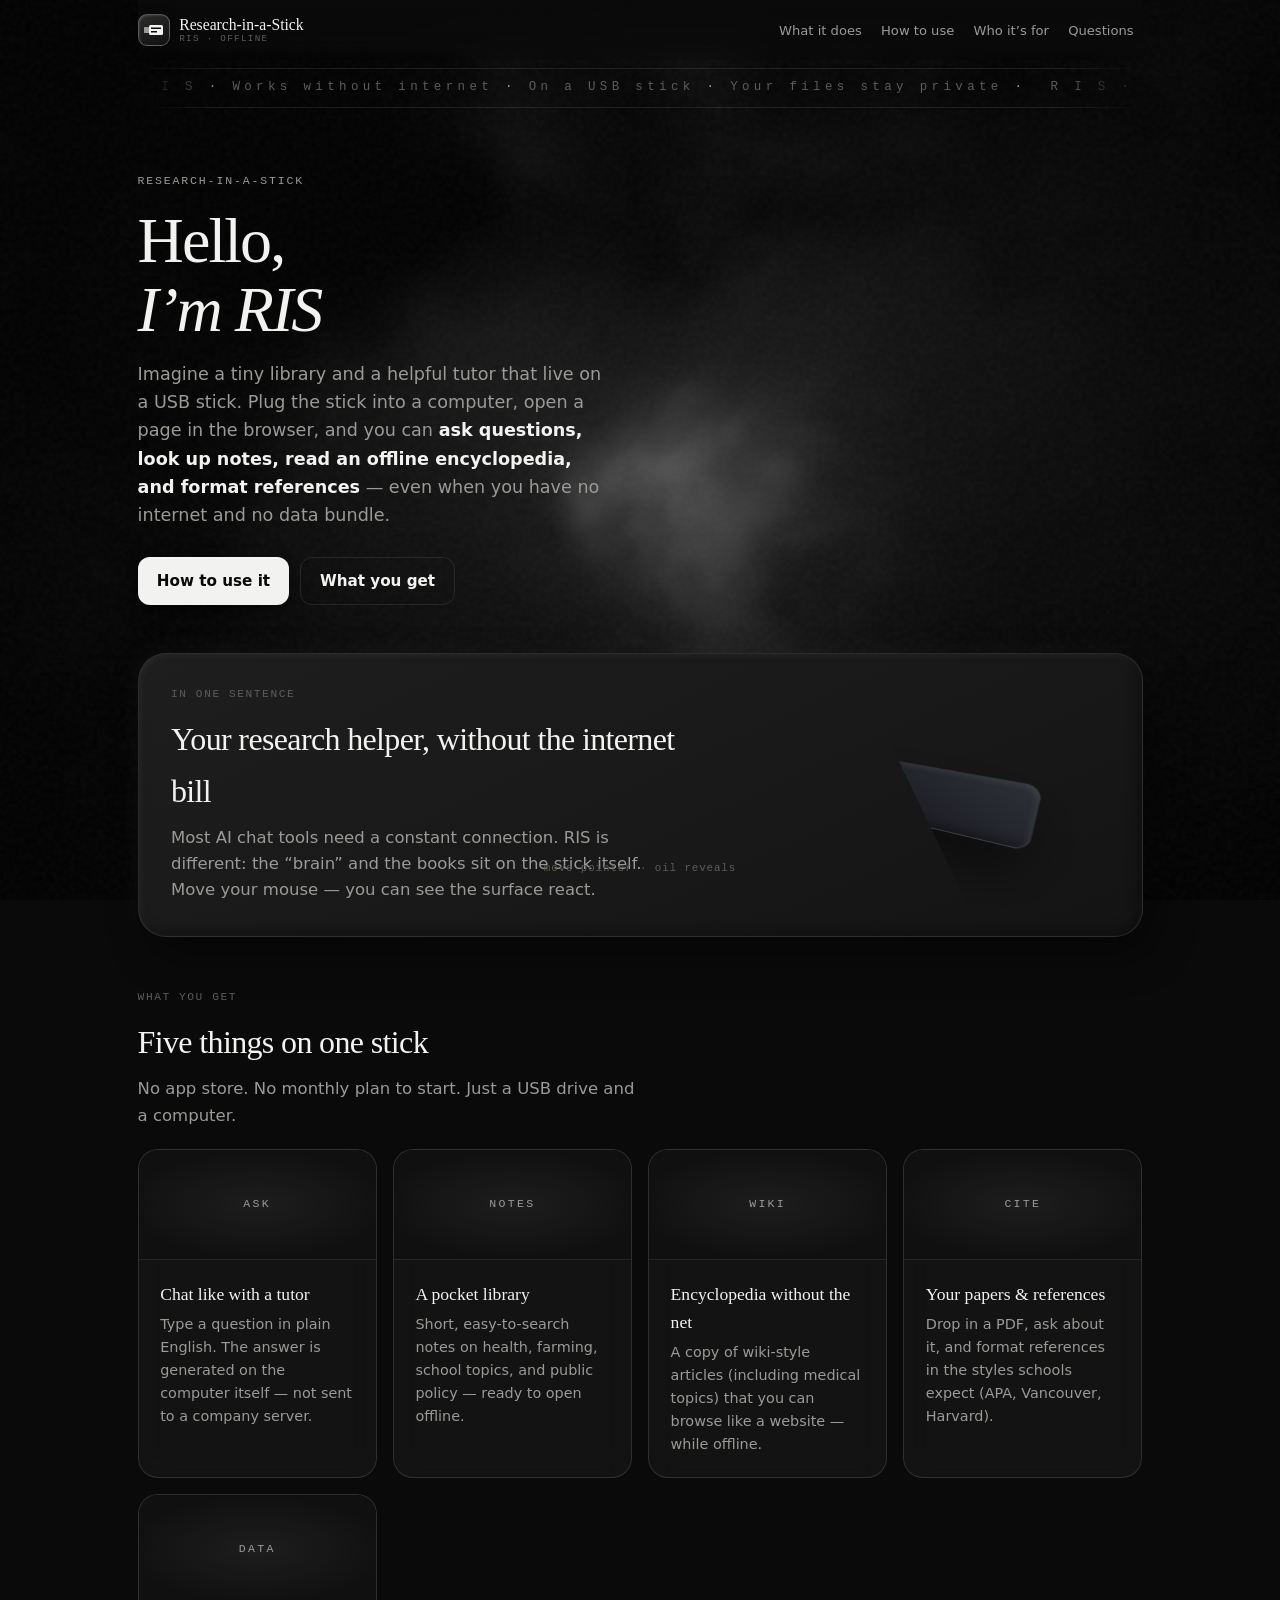
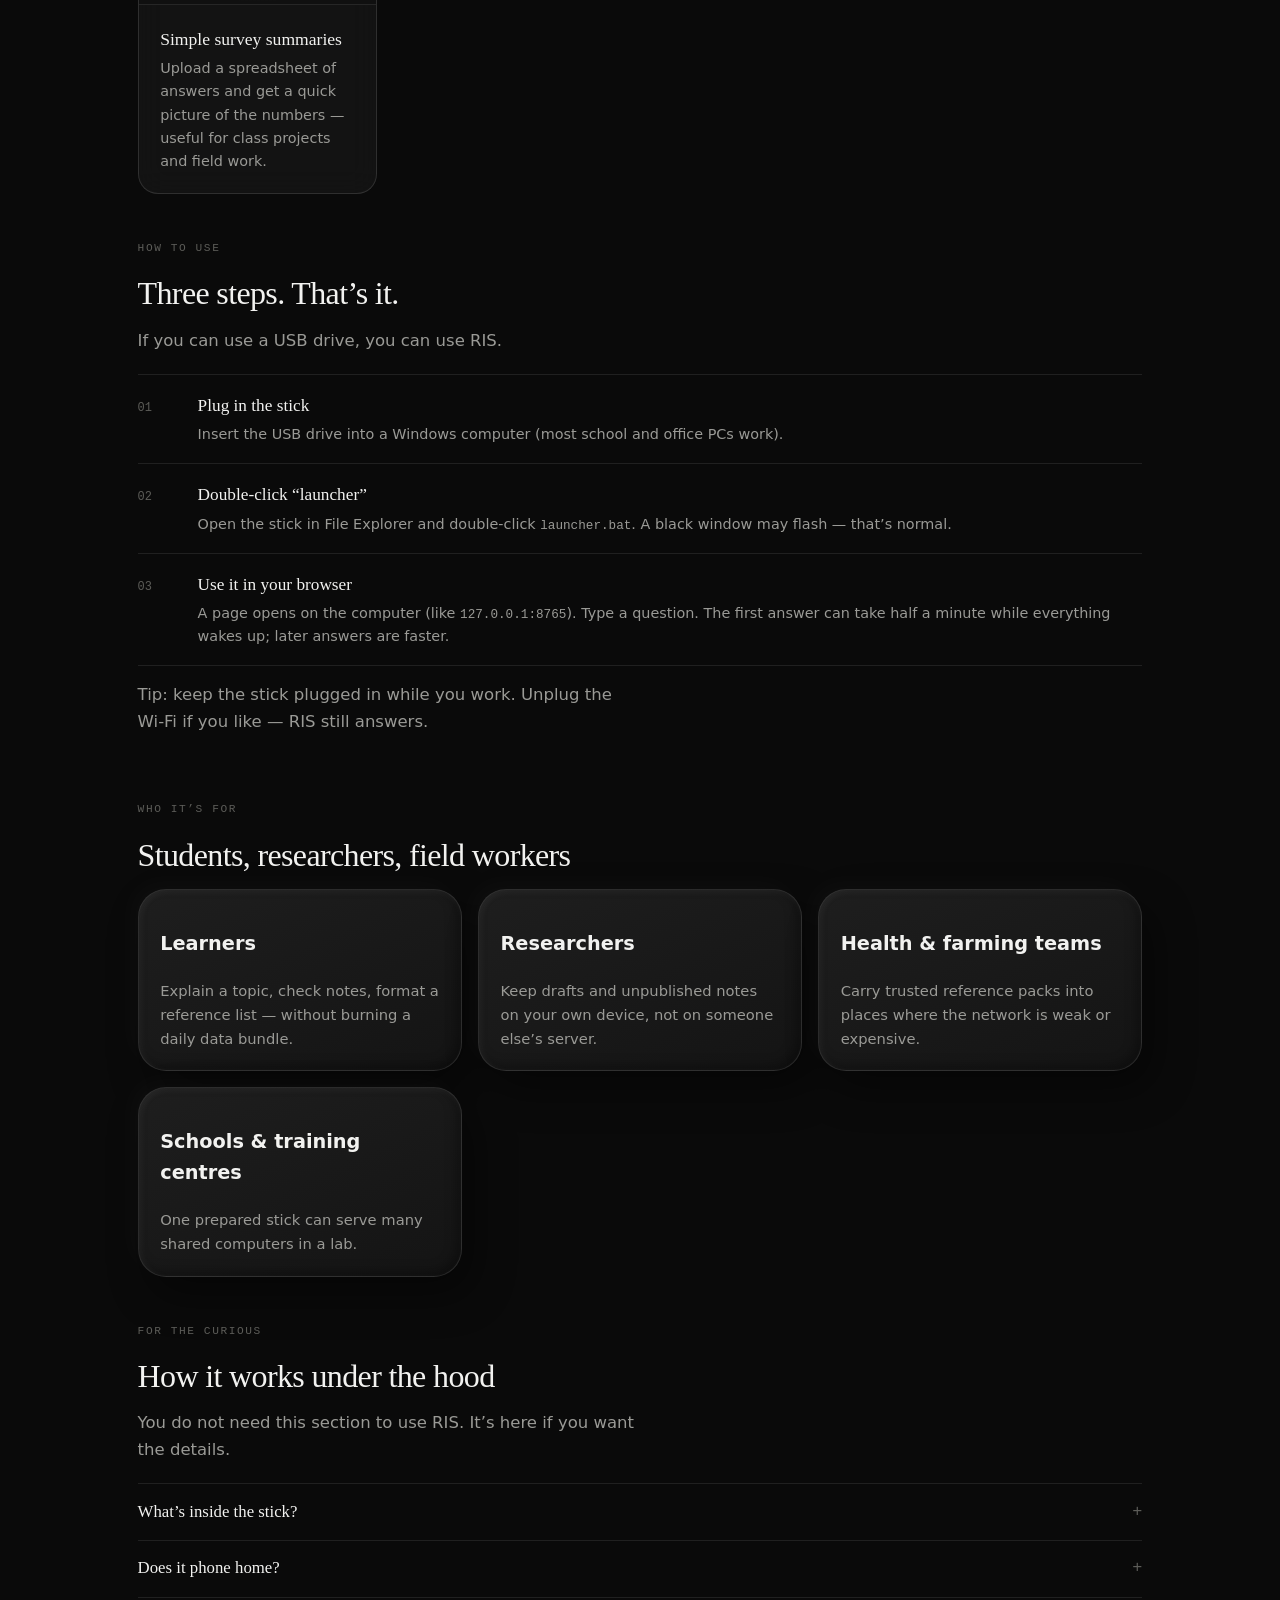
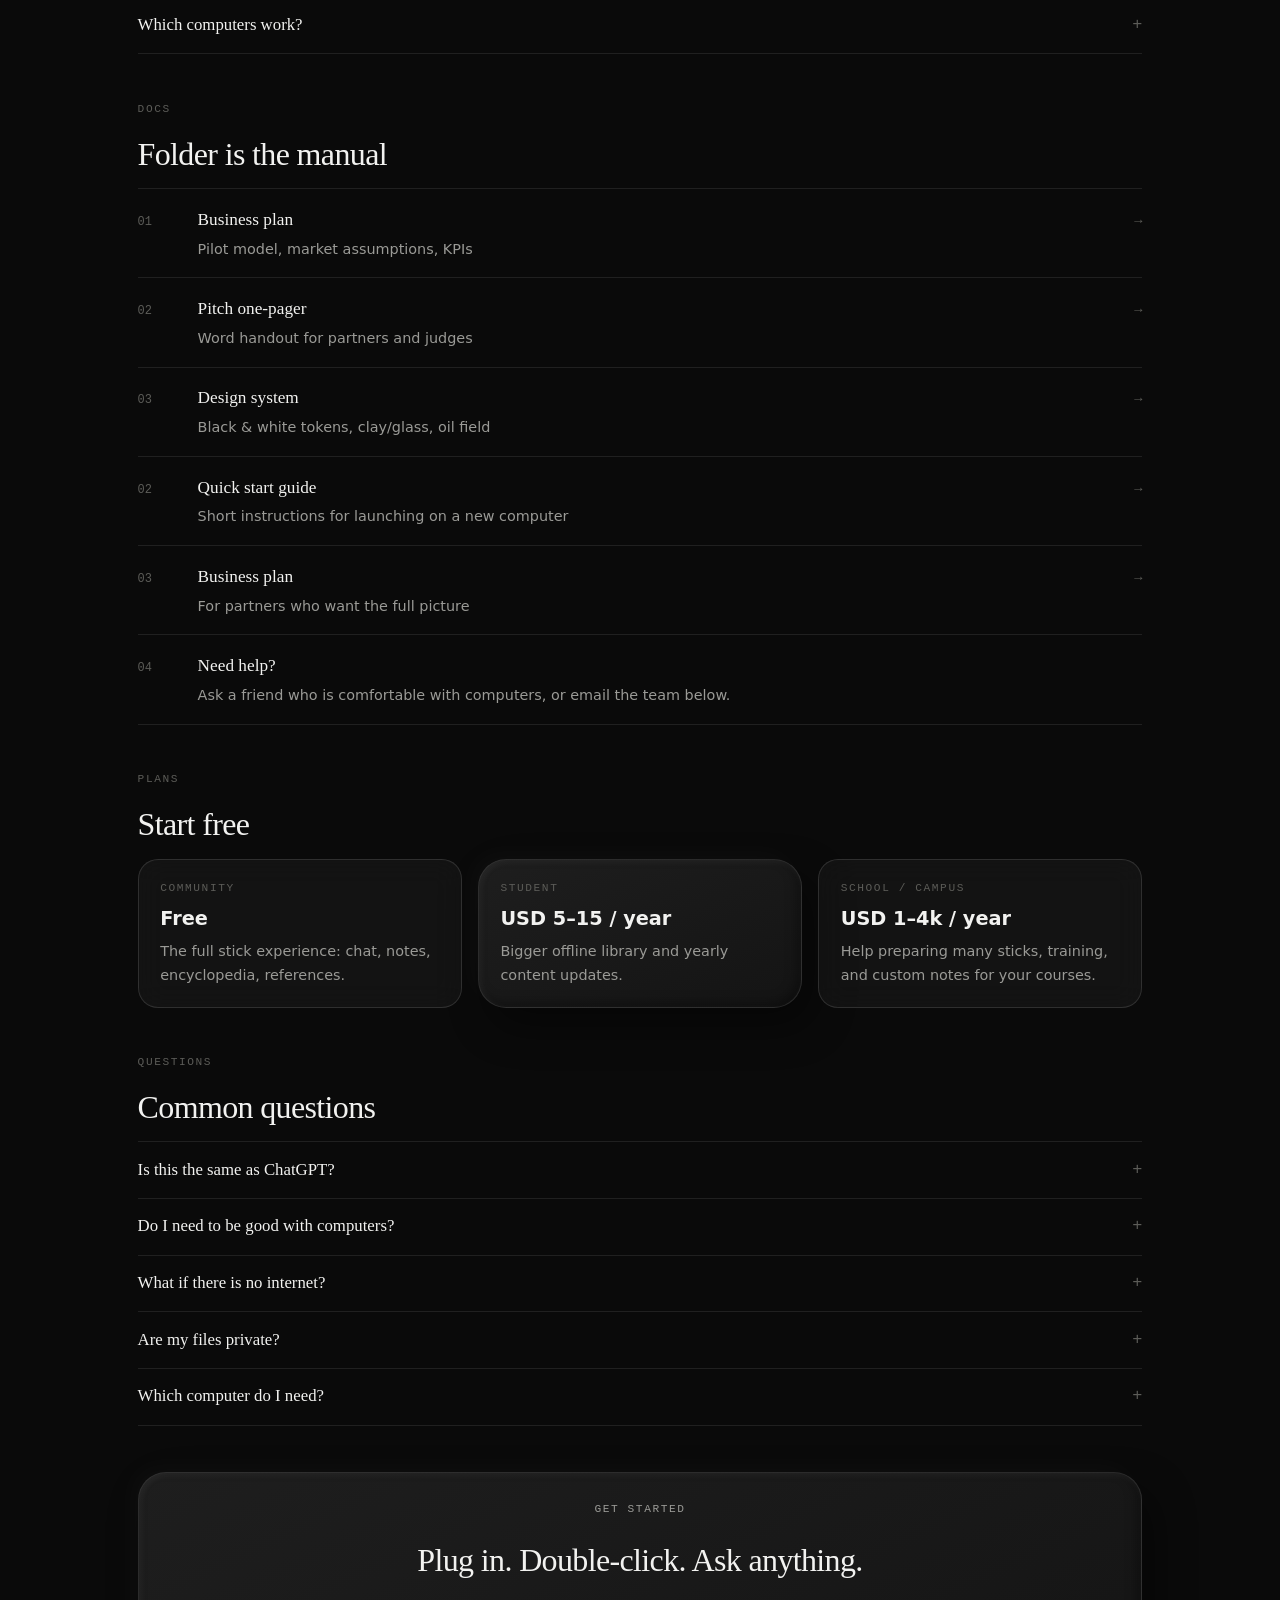
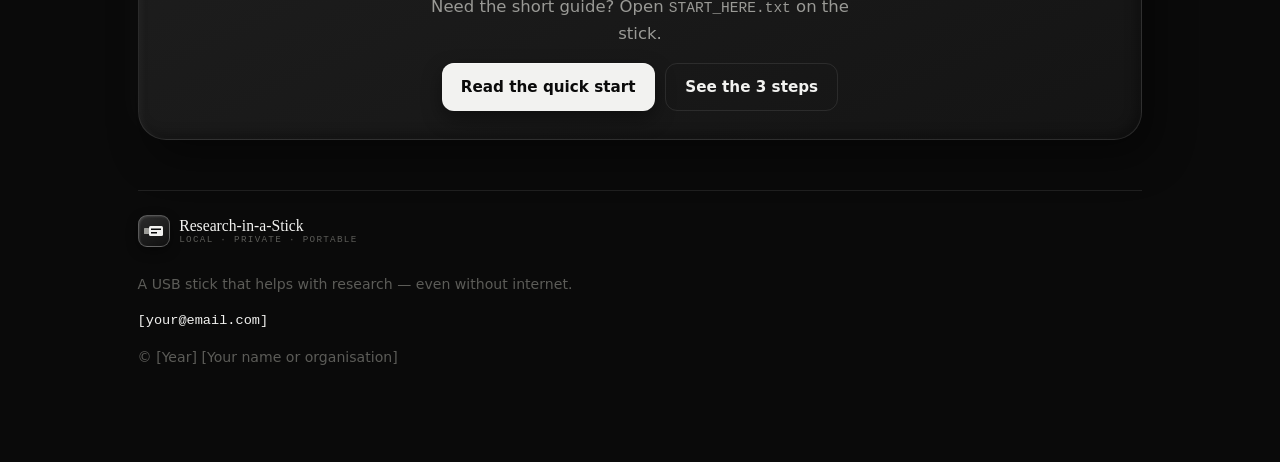
<file: site/index.html>
<!DOCTYPE html>
<html lang="en">
<head>
<meta charset="utf-8" />
<meta name="viewport" content="width=device-width, initial-scale=1, viewport-fit=cover" />
<title>Research-in-a-Stick — Offline AI research</title>
<meta name="description" content="Local model, knowledge packs, offline wiki, citations, and data tools on one USB stick." />
<meta name="theme-color" content="#0a0a0a" />
<link rel="icon" href="data:image/svg+xml,%3Csvg xmlns='http://www.w3.org/2000/svg' viewBox='0 0 32 32'%3E%3Crect width='32' height='32' rx='8' fill='%230a0a0a'/%3E%3Crect x='6' y='10' width='16' height='12' rx='2' fill='%23f2f2f0'/%3E%3Crect x='2' y='13' width='5' height='6' fill='%239a9a96'/%3E%3Crect x='8' y='13' width='12' height='2' fill='%230a0a0a'/%3E%3Crect x='8' y='17' width='8' height='2' fill='%230a0a0a'/%3E%3C/svg%3E" />
<style>
  :root {
    --bg: #0a0a0a;
    --ink: #f2f2f0;
    --muted: #9a9a96;
    --dim: #5c5c58;
    --line: rgba(255,255,255,0.09);
    --glass: rgba(255,255,255,0.04);
    --glass-edge: rgba(255,255,255,0.12);
    --clay: #141414;
    --clay-hi: #1e1e1e;
    --mono: "Cascadia Code", Consolas, ui-monospace, monospace;
    --serif: Georgia, "Times New Roman", serif;
    --sans: "Segoe UI", system-ui, -apple-system, sans-serif;
    --max: 1040px;
    --safe: env(safe-area-inset-bottom, 0px);
  }
  * { box-sizing: border-box; }
  html { scroll-behavior: smooth; }
  body {
    margin: 0; background: var(--bg); color: var(--ink);
    font-family: var(--sans); font-size: 16.5px; line-height: 1.6;
    overflow-x: hidden;
  }
  a { color: var(--ink); text-underline-offset: 3px; }
  a:hover { color: #fff; }
  :focus-visible { outline: 2px solid var(--ink); outline-offset: 3px; }
  code { font-family: var(--mono); font-size: 0.88em; }

  #oil { position: fixed; inset: 0; width: 100%; height: 100%; z-index: 0; pointer-events: none; }
  #veil {
    position: fixed; inset: 0; z-index: 0; pointer-events: none;
    background: radial-gradient(ellipse 100% 75% at 50% 35%, transparent 18%, rgba(0,0,0,0.62) 100%);
  }
  #grain {
    position: fixed; inset: 0; z-index: 0; pointer-events: none; opacity: 0.04;
    background-image: url("data:image/svg+xml,%3Csvg viewBox='0 0 180 180' xmlns='http://www.w3.org/2000/svg'%3E%3Cfilter id='n'%3E%3CfeTurbulence type='fractalNoise' baseFrequency='0.9' numOctaves='3' stitchTiles='stitch'/%3E%3C/filter%3E%3Crect width='100%25' height='100%25' filter='url(%23n)'/%3E%3C/svg%3E");
  }
  #hint-oil {
    position: fixed; bottom: 0.75rem; left: 50%; transform: translateX(-50%);
    z-index: 6; pointer-events: none; font-family: var(--mono);
    font-size: 0.68rem; letter-spacing: 0.08em; color: var(--dim);
  }

  .wrap { position: relative; z-index: 2; max-width: var(--max); margin: 0 auto; padding: 0 1.1rem calc(5rem + var(--safe)); }

  /* Nav */
  .nav {
    position: sticky; top: 0; z-index: 50;
    display: flex; flex-wrap: wrap; align-items: center; justify-content: space-between;
    gap: 0.5rem 1rem; padding: 0.75rem 0;
    background: linear-gradient(180deg, rgba(10,10,10,0.96), rgba(10,10,10,0.8) 75%, transparent);
    backdrop-filter: blur(12px); -webkit-backdrop-filter: blur(12px);
  }
  .brand { display: inline-flex; align-items: center; gap: 0.6rem; text-decoration: none; color: var(--ink); }
  .brand-mark {
    width: 32px; height: 32px; border-radius: 9px; flex-shrink: 0;
    display: grid; place-items: center;
    background: linear-gradient(155deg, #2c2c2c, #101010);
    border: 1px solid rgba(255,255,255,0.28);
    box-shadow: inset 1px 1px 2px rgba(255,255,255,0.12), 0 4px 12px rgba(0,0,0,0.4);
  }
  .brand-text { display: flex; flex-direction: column; line-height: 1.15; }
  .brand-name { font-family: var(--serif); font-size: 0.98rem; }
  .brand-tag { font-family: var(--mono); font-size: 0.58rem; letter-spacing: 0.14em; text-transform: uppercase; color: var(--dim); }
  .nav-links { display: flex; flex-wrap: wrap; gap: 0.1rem; }
  .nav-links a {
    font-size: 0.82rem; color: var(--muted); text-decoration: none;
    padding: 0.4rem 0.55rem; border-radius: 8px; min-height: 36px;
    display: inline-flex; align-items: center;
  }
  .nav-links a:hover { color: var(--ink); background: rgba(255,255,255,0.06); }

  /* Marquee (MiMo-style ticker) */
  .marquee {
    overflow: hidden; border-block: 1px solid var(--line);
    margin: 0.5rem 0 0; padding: 0.55rem 0;
    mask-image: linear-gradient(90deg, transparent, #000 8%, #000 92%, transparent);
    -webkit-mask-image: linear-gradient(90deg, transparent, #000 8%, #000 92%, transparent);
  }
  .marquee-track {
    display: flex; width: max-content;
    animation: marquee 28s linear infinite;
  }
  .marquee span {
    font-family: var(--mono); font-size: 0.78rem; letter-spacing: 0.35em;
    color: var(--dim); padding-right: 1.5rem; white-space: nowrap;
  }
  .marquee span b { color: var(--muted); font-weight: 400; }
  @keyframes marquee { to { transform: translateX(-50%); } }

  /* Hero */
  .hero { padding: clamp(2.25rem, 6vw, 4rem) 0 1.5rem; }
  .hero-kicker {
    font-family: var(--mono); font-size: 0.72rem; letter-spacing: 0.16em;
    text-transform: uppercase; color: var(--muted); margin: 0 0 1rem;
  }
  h1 {
    font-family: var(--serif); font-weight: 400;
    font-size: clamp(2.4rem, 7vw, 4rem); line-height: 1.08;
    letter-spacing: -0.03em; margin: 0 0 1rem;
  }
  h1 .it { font-style: italic; }
  .hero-lede {
    font-size: 1.1rem; color: var(--muted); max-width: 42ch; margin: 0 0 1.75rem;
  }
  .hero-actions { display: flex; flex-wrap: wrap; gap: 0.65rem; align-items: center; }

  .btn {
    display: inline-flex; align-items: center; justify-content: center;
    min-height: 48px; padding: 0.65rem 1.2rem; text-decoration: none;
    font-size: 0.95rem; font-weight: 600; border-radius: 12px; border: 0; cursor: pointer;
    color: #0a0a0a; background: var(--ink);
    box-shadow: inset 0 1px 0 rgba(255,255,255,0.35), 0 8px 20px rgba(0,0,0,0.4);
  }
  .btn:hover { filter: brightness(0.92); }
  .btn.ghost { color: var(--ink); background: transparent; border: 1px solid var(--line); box-shadow: none; }
  .btn.ghost:hover { border-color: rgba(255,255,255,0.35); }

  /* Scene */
  .scene { perspective: 1100px; margin: 1.5rem 0 0.5rem; }
  .world { transform-style: preserve-3d; will-change: transform; transition: transform 0.15s ease-out; }
  .card3d { transform-style: preserve-3d; }

  .clay {
    background: linear-gradient(155deg, var(--clay-hi), var(--clay));
    border: 1px solid var(--line); border-radius: 28px;
    box-shadow:
      12px 18px 40px rgba(0,0,0,0.42),
      -8px -8px 24px rgba(255,255,255,0.025),
      inset 2px 2px 7px rgba(255,255,255,0.055),
      inset -4px -4px 12px rgba(0,0,0,0.35);
  }
  .glass {
    background: var(--glass); backdrop-filter: blur(14px); -webkit-backdrop-filter: blur(14px);
    border: 1px solid var(--glass-edge); border-radius: 20px;
  }
  .pad { padding: 1.25rem 1.35rem; }

  .usb-stage {
    min-height: 200px; display: grid; place-items: center;
    transform-style: preserve-3d; perspective: 800px;
  }
  .usb {
    width: min(220px, 72vw); height: 62px; position: relative;
    transform-style: preserve-3d;
    transform: rotateX(-16deg) rotateY(-30deg) rotateZ(4deg);
    filter: drop-shadow(0 28px 30px rgba(0,0,0,0.55));
  }
  .usb-face {
    position: absolute; inset: 0; border-radius: 14px;
    background: linear-gradient(155deg, #2e3038, #14151a);
    border: 1px solid rgba(255,255,255,0.08);
    box-shadow: inset 2px 2px 6px rgba(255,255,255,0.1), inset -3px -3px 10px rgba(0,0,0,0.45);
  }
  .usb-face.f { transform: translateZ(16px); display: grid; place-items: center;
    font-family: var(--mono); letter-spacing: 0.32em; font-size: 0.78rem; color: var(--ink); }
  .usb-face.bk { transform: translateZ(-16px) rotateY(180deg); }
  .usb-face.tp { height: 32px; top: 0; transform: rotateX(90deg) translateZ(16px); background: #2a2c32; border-radius: 8px; }
  .usb-face.bt { height: 32px; bottom: 0; top: auto; transform: rotateX(-90deg) translateZ(16px); background: #0e0f12; border-radius: 8px; }
  .usb-face.lf { width: 32px; transform: rotateY(-90deg) translateZ(16px); background: #1c1d24; }
  .usb-face.rt { width: 32px; left: auto; right: 0; transform: rotateY(90deg) translateZ(min(110px, 35vw)); background: #22242c; }
  .usb-tongue { position: absolute; left: -42px; top: 15px; width: 46px; height: 32px;
    background: linear-gradient(90deg, #8a9098, #c5c9ce 42%, #6a7078); border-radius: 4px 0 0 4px; }
  .usb-tongue i { position: absolute; top: 5px; width: 5px; height: 22px; background: #1a1c20; }
  .usb-tongue i:nth-child(1){left:8px}
  .usb-tongue i:nth-child(2){left:18px;height:14px;top:9px}
  .usb-tongue i:nth-child(3){left:28px}

  .hero-split {
    display: grid; gap: 1.5rem; grid-template-columns: 1.15fr 0.85fr;
    align-items: center; padding: clamp(1.25rem, 3vw, 2rem);
  }
  @media (max-width: 800px) { .hero-split { grid-template-columns: 1fr; } }

  /* Section chrome */
  section { padding: 2.75rem 0 0.15rem; }
  .sec-label {
    font-family: var(--mono); font-size: 0.7rem; letter-spacing: 0.14em;
    text-transform: uppercase; color: var(--dim); margin: 0 0 0.65rem;
  }
  h2 {
    font-family: var(--serif); font-weight: 400;
    font-size: clamp(1.5rem, 3vw, 2rem); margin: 0 0 0.5rem; letter-spacing: -0.02em;
  }
  .sec-note { color: var(--muted); max-width: 48ch; margin: 0 0 1.25rem; }

  /* Numbered rows (papers / posts / roles) */
  .rows { border-top: 1px solid var(--line); }
  .row-item {
    display: grid; grid-template-columns: 2.75rem 1fr auto; gap: 0.75rem 1rem;
    align-items: baseline; padding: 1.05rem 0; border-bottom: 1px solid var(--line);
    text-decoration: none; color: inherit;
  }
  .row-item:hover { color: var(--ink); }
  .row-item:hover .row-go { color: var(--ink); transform: translateX(3px); }
  .row-num { font-family: var(--mono); font-size: 0.75rem; color: var(--dim); }
  .row-body strong { font-family: var(--serif); font-weight: 400; font-size: 1.08rem; display: block; }
  .row-body p { margin: 0.25rem 0 0; color: var(--muted); font-size: 0.9rem; }
  .row-go { font-family: var(--mono); font-size: 0.85rem; color: var(--dim); transition: transform .15s ease, color .15s ease; }

  /* Feature grid — product strip */
  .products { display: grid; gap: 1rem; grid-template-columns: repeat(auto-fit, minmax(220px, 1fr)); }
  .product { overflow: hidden; }
  .product-visual {
    height: 110px; display: grid; place-items: center;
    border-bottom: 1px solid var(--line);
    background:
      radial-gradient(ellipse 80% 70% at 50% 50%, rgba(255,255,255,0.06), transparent 70%),
      #101010;
  }
  .product-visual .glyph {
    font-family: var(--mono); font-size: 0.72rem; letter-spacing: 0.2em; color: var(--muted);
  }
  .product h3 { font-family: var(--serif); font-weight: 400; font-size: 1.1rem; margin: 0 0 0.3rem; }
  .product p { margin: 0; color: var(--muted); font-size: 0.9rem; }

  /* Build steps */
  .build { display: grid; gap: 0.85rem; grid-template-columns: repeat(auto-fit, minmax(240px, 1fr)); }
  .build a {
    display: block; text-decoration: none; color: inherit; padding: 1.2rem 1.25rem;
  }
  .build a:hover { border-color: rgba(255,255,255,0.28); }
  .build .n { font-family: var(--mono); font-size: 0.72rem; color: var(--dim); letter-spacing: 0.08em; }
  .build h3 { font-family: var(--serif); font-weight: 400; font-size: 1.15rem; margin: 0.4rem 0 0.35rem; }
  .build p { margin: 0; color: var(--muted); font-size: 0.9rem; }
  .build .go { margin-top: 0.75rem; font-family: var(--mono); font-size: 0.8rem; color: var(--ink); }

  .term { font-family: var(--mono); font-size: 0.8rem; line-height: 1.65; color: var(--muted); }
  .term .c { color: var(--ink); }
  .term .m { color: var(--dim); }
  .term .g { color: #b0b0a8; }

  table { width: 100%; border-collapse: collapse; font-size: 0.93rem; }
  th, td { text-align: left; padding: 0.55rem 0.45rem; border-bottom: 1px solid var(--line); vertical-align: top; }
  th { font-family: var(--mono); font-size: 0.68rem; letter-spacing: 0.07em; text-transform: uppercase; color: var(--dim); font-weight: 500; }
  .table-wrap { overflow-x: auto; }

  .g2 { display: grid; gap: 1rem; grid-template-columns: repeat(auto-fit, minmax(250px, 1fr)); }
  .g3 { display: grid; gap: 1rem; grid-template-columns: repeat(auto-fit, minmax(200px, 1fr)); }
  .g4 { display: grid; gap: 0.9rem; grid-template-columns: repeat(auto-fit, minmax(165px, 1fr)); }

  .avatar {
    width: 50px; height: 50px; border-radius: 50%; margin-bottom: 0.65rem;
    background: #1a1a1a; border: 1px solid rgba(255,255,255,0.25);
    display: grid; place-items: center; font-family: var(--serif); font-size: 1.1rem;
    box-shadow: inset 1px 1px 3px rgba(255,255,255,0.08);
  }
  .role { font-family: var(--mono); font-size: 0.66rem; letter-spacing: 0.08em; text-transform: uppercase; color: var(--dim); margin: 0 0 0.3rem; }
  .person p { margin: 0.3rem 0 0; color: var(--muted); font-size: 0.88rem; }

  details { border-top: 1px solid var(--line); }
  details:last-of-type { border-bottom: 1px solid var(--line); }
  summary {
    cursor: pointer; padding: 0.9rem 0; list-style: none;
    font-family: var(--serif); font-size: 1.05rem; min-height: 44px;
  }
  summary::-webkit-details-marker { display: none; }
  summary::after { content: "+"; float: right; color: var(--dim); font-family: var(--mono); }
  details[open] summary::after { content: "−"; }
  details .ans { padding: 0 0 0.95rem; color: var(--muted); font-size: 0.92rem; max-width: 56ch; }

  .banner { text-align: center; padding: 1.75rem 1.25rem; }
  .banner p { color: var(--muted); max-width: 40ch; margin: 0 auto 1rem; }
  .contact {
    font-family: var(--mono); font-size: 0.85rem; color: var(--ink);
    margin-top: 0.5rem;
  }

  .pill {
    display: inline-block; font-family: var(--mono); font-size: 0.66rem;
    letter-spacing: 0.06em; padding: 0.35rem 0.6rem; border-radius: 999px;
    border: 1px solid var(--line); color: var(--muted); margin: 0.15rem 0.2rem 0.15rem 0;
  }

  footer {
    margin-top: 3rem; padding-top: 1.5rem; border-top: 1px solid var(--line);
    color: var(--dim); font-size: 0.88rem;
  }

  .rv { opacity: 0; transform: translateY(16px); transition: opacity .55s ease, transform .55s cubic-bezier(.22,1,.36,1); }
  .rv.in { opacity: 1; transform: none; }

  @media (max-width: 560px) {
    .row-item { grid-template-columns: 2rem 1fr; }
    .row-go { display: none; }
    .clay { border-radius: 22px; }
  }
  @media (prefers-reduced-motion: reduce) {
    html { scroll-behavior: auto; }
    .marquee-track { animation: none; }
    .rv { opacity: 1; transform: none; transition: none; }
    .world, .usb { transition: none !important; }
  }
</style>
</head>
<body>
<canvas id="oil" aria-hidden="true"></canvas>
<div id="veil" aria-hidden="true"></div>
<div id="grain" aria-hidden="true"></div>
<p id="hint-oil" aria-hidden="true">move pointer · oil reveals</p>

<div class="wrap">
  <header class="nav">
    <a class="brand" href="#top">
      <span class="brand-mark" aria-hidden="true">
        <svg width="20" height="12" viewBox="0 0 20 12" fill="none" xmlns="http://www.w3.org/2000/svg">
          <rect x="5" y="1" width="14" height="10" rx="1.5" fill="#f2f2f0"/>
          <rect x="0" y="3" width="5" height="6" rx="0.5" fill="#9a9a96"/>
          <rect x="7" y="3.5" width="10" height="1.5" fill="#0a0a0a"/>
          <rect x="7" y="7" width="6" height="1.5" fill="#0a0a0a"/>
        </svg>
      </span>
      <span class="brand-text">
        <span class="brand-name">Research-in-a-Stick</span>
        <span class="brand-tag">RIS · Offline</span>
      </span>
    </a>
    <nav class="nav-links" aria-label="Primary">
      <a href="#product">What it does</a>
      <a href="#how">How to use</a>
      <a href="#who">Who it’s for</a>
      <a href="#faq">Questions</a>
      </nav>
  </header>

  <!-- Marquee -->
  <div class="marquee" aria-hidden="true">
    <div class="marquee-track" id="marqueeTrack">
      <span>R I S <b>·</b> Works without internet <b>·</b> On a USB stick <b>·</b> Your files stay private <b>·</b> </span>
      <span>R I S <b>·</b> Works without internet <b>·</b> On a USB stick <b>·</b> Your files stay private <b>·</b> </span>
      <span>R I S <b>·</b> Works without internet <b>·</b> On a USB stick <b>·</b> Your files stay private <b>·</b> </span>
      <span>R I S <b>·</b> Works without internet <b>·</b> On a USB stick <b>·</b> Your files stay private <b>·</b> </span>
    </div>
  </div>

  <!-- Hero -->
  <section id="top" class="hero">
    <p class="hero-kicker">Research-in-a-Stick</p>
    <h1>Hello,<br /><span class="it">I’m RIS</span></h1>
    <p class="hero-lede">
      Imagine a tiny library and a helpful tutor that live on a USB stick.
      Plug the stick into a computer, open a page in the browser, and you can
      <strong style="color:var(--ink);font-weight:600">ask questions, look up notes, read an offline encyclopedia,
      and format references</strong> — even when you have no internet and no data bundle.
    </p>
    <div class="hero-actions">
      <a class="btn" href="#how">How to use it</a>
      <a class="btn ghost" href="#product">What you get</a>
    </div>
  </section>

  <div class="scene">
    <div class="world" id="world">
      <div class="clay card3d hero-split">
        <div>
          <p class="sec-label">In one sentence</p>
          <h2 style="margin-top:0">Your research helper, without the internet bill</h2>
          <p class="sec-note" style="margin-bottom:0">
            Most AI chat tools need a constant connection. RIS is different: the “brain”
            and the books sit on the stick itself. Move your mouse — you can see the surface react.
          </p>
        </div>
        <div class="usb-stage" aria-hidden="true">
          <div class="usb" id="usb3d">
            <div class="usb-tongue"><i></i><i></i><i></i></div>
            <div class="usb-face f">RIS</div>
            <div class="usb-face bk"></div>
            <div class="usb-face tp"></div>
            <div class="usb-face bt"></div>
            <div class="usb-face lf"></div>
            <div class="usb-face rt"></div>
          </div>
        </div>
      </div>
    </div>
  </div>

  <!-- Product cards -->
  <section id="product" class="rv">
    <p class="sec-label">What you get</p>
    <h2>Five things on one stick</h2>
    <p class="sec-note">No app store. No monthly plan to start. Just a USB drive and a computer.</p>
    <div class="products">
      <article class="glass product">
        <div class="product-visual"><span class="glyph">ASK</span></div>
        <div class="pad">
          <h3>Chat like with a tutor</h3>
          <p>Type a question in plain English. The answer is generated on the computer itself — not sent to a company server.</p>
        </div>
      </article>
      <article class="glass product">
        <div class="product-visual"><span class="glyph">NOTES</span></div>
        <div class="pad">
          <h3>A pocket library</h3>
          <p>Short, easy-to-search notes on health, farming, school topics, and public policy — ready to open offline.</p>
        </div>
      </article>
      <article class="glass product">
        <div class="product-visual"><span class="glyph">WIKI</span></div>
        <div class="pad">
          <h3>Encyclopedia without the net</h3>
          <p>A copy of wiki-style articles (including medical topics) that you can browse like a website — while offline.</p>
        </div>
      </article>
      <article class="glass product">
        <div class="product-visual"><span class="glyph">CITE</span></div>
        <div class="pad">
          <h3>Your papers &amp; references</h3>
          <p>Drop in a PDF, ask about it, and format references in the styles schools expect (APA, Vancouver, Harvard).</p>
        </div>
      </article>
      <article class="glass product">
        <div class="product-visual"><span class="glyph">DATA</span></div>
        <div class="pad">
          <h3>Simple survey summaries</h3>
          <p>Upload a spreadsheet of answers and get a quick picture of the numbers — useful for class projects and field work.</p>
        </div>
      </article>
    </div>
  </section>

  <!-- How — plain steps -->
  <section id="how" class="rv">
    <p class="sec-label">How to use</p>
    <h2>Three steps. That’s it.</h2>
    <p class="sec-note">If you can use a USB drive, you can use RIS.</p>
    <ol class="rows" style="list-style:none;padding:0;margin:0">
      <li class="row-item" style="cursor:default">
        <span class="row-num">01</span>
        <div class="row-body">
          <strong>Plug in the stick</strong>
          <p>Insert the USB drive into a Windows computer (most school and office PCs work).</p>
        </div>
        <span class="row-go"></span>
      </li>
      <li class="row-item" style="cursor:default">
        <span class="row-num">02</span>
        <div class="row-body">
          <strong>Double-click “launcher”</strong>
          <p>Open the stick in File Explorer and double-click <code>launcher.bat</code>. A black window may flash — that’s normal.</p>
        </div>
        <span class="row-go"></span>
      </li>
      <li class="row-item" style="cursor:default">
        <span class="row-num">03</span>
        <div class="row-body">
          <strong>Use it in your browser</strong>
          <p>A page opens on the computer (like <code>127.0.0.1:8765</code>). Type a question. The first answer can take half a minute while everything wakes up; later answers are faster.</p>
        </div>
        <span class="row-go"></span>
      </li>
    </ol>
    <p class="sec-note" style="margin-top:1rem">
      Tip: keep the stick plugged in while you work. Unplug the Wi‑Fi if you like — RIS still answers.
    </p>
  </section>

  <!-- Who -->
  <section id="who" class="rv">
    <p class="sec-label">Who it’s for</p>
    <h2>Students, researchers, field workers</h2>
    <div class="g2">
      <div class="clay pad"><h3>Learners</h3><p style="margin:0;color:var(--muted);font-size:0.92rem">Explain a topic, check notes, format a reference list — without burning a daily data bundle.</p></div>
      <div class="clay pad"><h3>Researchers</h3><p style="margin:0;color:var(--muted);font-size:0.92rem">Keep drafts and unpublished notes on your own device, not on someone else’s server.</p></div>
      <div class="clay pad"><h3>Health &amp; farming teams</h3><p style="margin:0;color:var(--muted);font-size:0.92rem">Carry trusted reference packs into places where the network is weak or expensive.</p></div>
      <div class="clay pad"><h3>Schools &amp; training centres</h3><p style="margin:0;color:var(--muted);font-size:0.92rem">One prepared stick can serve many shared computers in a lab.</p></div>
    </div>
  </section>

  <!-- Tech collapsed -->
  <section id="tech" class="rv">
    <p class="sec-label">For the curious</p>
    <h2>How it works under the hood</h2>
    <p class="sec-note">You do not need this section to use RIS. It’s here if you want the details.</p>
    <details>
      <summary>What’s inside the stick?</summary>
      <div class="ans">
        A small AI program that runs on the computer’s processor (no fancy graphics card required),
        a set of notes and wiki articles, a simple local web page for chatting, and a one-click start script.
        Nothing is installed permanently on the PC unless you choose to.
      </div>
    </details>
    <details>
      <summary>Does it phone home?</summary>
      <div class="ans">
        No. Questions and files stay on that computer and the stick. There is no account to create
        and no tracking built into the core app.
      </div>
    </details>
    <details>
      <summary>Which computers work?</summary>
      <div class="ans">
        Windows PCs with a normal amount of memory (about 4&nbsp;GB or more) and a USB port.
        Older laptops are fine — it uses the processor, not a gaming GPU.
      </div>
    </details>
  </section>

  <!-- Docs as numbered rows -->
  <section id="docs" class="rv">
    <p class="sec-label">Docs</p>
    <h2>Folder is the manual</h2>
    <div class="rows">
      <a class="row-item" href="BUSINESS_PLAN.md">
        <span class="row-num">01</span>
        <div class="row-body"><strong>Business plan</strong><p>Pilot model, market assumptions, KPIs</p></div>
        <span class="row-go">→</span>
      </a>
      <a class="row-item" href="RIS_Pitch_OnePager.docx">
        <span class="row-num">02</span>
        <div class="row-body"><strong>Pitch one-pager</strong><p>Word handout for partners and judges</p></div>
        <span class="row-go">→</span>
      </a>
      <a class="row-item" href="DESIGN.md">
        <span class="row-num">03</span>
        <div class="row-body"><strong>Design system</strong><p>Black &amp; white tokens, clay/glass, oil field</p></div>
        <span class="row-go">→</span>
      </a>
      <a class="row-item" href="START_HERE.txt">
        <span class="row-num">02</span>
        <div class="row-body"><strong>Quick start guide</strong><p>Short instructions for launching on a new computer</p></div>
        <span class="row-go">→</span>
      </a>
      <a class="row-item" href="BUSINESS_PLAN.md">
        <span class="row-num">03</span>
        <div class="row-body"><strong>Business plan</strong><p>For partners who want the full picture</p></div>
        <span class="row-go">→</span>
      </a>
      <div class="row-item" style="cursor:default">
        <span class="row-num">04</span>
        <div class="row-body"><strong>Need help?</strong><p>Ask a friend who is comfortable with computers, or email the team below.</p></div>
        <span class="row-go"></span>
      </div>
    </div>
  </section>

  <!-- Plans -->
  <section id="plans" class="rv">
    <p class="sec-label">Plans</p>
    <h2>Start free</h2>
    <div class="g3">
      <div class="glass pad"><p class="sec-label" style="margin:0 0 0.4rem">Community</p><h3 style="margin:0 0 0.35rem">Free</h3><p style="margin:0;color:var(--muted);font-size:0.9rem">The full stick experience: chat, notes, encyclopedia, references.</p></div>
      <div class="clay pad"><p class="sec-label" style="margin:0 0 0.4rem">Student</p><h3 style="margin:0 0 0.35rem">USD 5–15 / year</h3><p style="margin:0;color:var(--muted);font-size:0.9rem">Bigger offline library and yearly content updates.</p></div>
      <div class="glass pad"><p class="sec-label" style="margin:0 0 0.4rem">School / campus</p><h3 style="margin:0 0 0.35rem">USD 1–4k / year</h3><p style="margin:0;color:var(--muted);font-size:0.9rem">Help preparing many sticks, training, and custom notes for your courses.</p></div>
    </div>
  </section>

  <!-- FAQ -->

  <!-- FAQ -->
  <section id="faq" class="rv">
    <p class="sec-label">Questions</p>
    <h2>Common questions</h2>
    <details><summary>Is this the same as ChatGPT?</summary><div class="ans">Not quite. ChatGPT lives on the internet. RIS lives on your USB stick and answers without sending your questions to a company server.</div></details>
    <details><summary>Do I need to be good with computers?</summary><div class="ans">No. If you can plug in a USB drive and double-click a file, you can use it. A friend or lab assistant can help the first time.</div></details>
    <details><summary>What if there is no internet?</summary><div class="ans">That is the point. RIS is designed for offline use. Internet is only needed if you want to download bigger content packs later.</div></details>
    <details><summary>Are my files private?</summary><div class="ans">Your documents stay on the stick and the computer you use. There is no account and no built-in tracking.</div></details>
    <details><summary>Which computer do I need?</summary><div class="ans">A Windows laptop or desktop with a USB port. A fairly ordinary machine is enough — you do not need a gaming PC.</div></details>
  </section>

  <section id="get" class="rv">
    <div class="clay banner">
      <p class="sec-label">Get started</p>
      <h2>Plug in. Double-click. Ask anything.</h2>
      <p>Need the short guide? Open <code>START_HERE.txt</code> on the stick.</p>
      <div class="hero-actions" style="justify-content:center">
        <a class="btn" href="START_HERE.txt">Read the quick start</a>
        <a class="btn ghost" href="#how">See the 3 steps</a>
      </div>
    </div>
  </section>

  <footer>
    <div class="brand" style="margin-bottom:0.75rem">
      <span class="brand-mark" aria-hidden="true">
        <svg width="20" height="12" viewBox="0 0 20 12" fill="none" xmlns="http://www.w3.org/2000/svg">
          <rect x="5" y="1" width="14" height="10" rx="1.5" fill="#f2f2f0"/>
          <rect x="0" y="3" width="5" height="6" rx="0.5" fill="#9a9a96"/>
          <rect x="7" y="3.5" width="10" height="1.5" fill="#0a0a0a"/>
          <rect x="7" y="7" width="6" height="1.5" fill="#0a0a0a"/>
        </svg>
      </span>
      <span class="brand-text">
        <span class="brand-name">Research-in-a-Stick</span>
        <span class="brand-tag">Local · Private · Portable</span>
      </span>
    </div>
    <p>A USB stick that helps with research — even without internet.</p>
    <p class="contact">[your@email.com]</p>
    <p>© [Year] [Your name or organisation]</p>
  </footer>
</div>

<script>
(function () {
  var reduced = matchMedia("(prefers-reduced-motion: reduce)").matches;
  var fine = matchMedia("(pointer: fine)").matches;
  var world = document.getElementById("world");
  var usb = document.getElementById("usb3d");

  var targetRX = 0, targetRY = 0, rx = 0, ry = 0;
  var usbRX = -16, usbRY = -30, tRX = -16, tRY = -30;

  if (fine && !reduced) {
    addEventListener("pointermove", function (e) {
      var nx = e.clientX / innerWidth - 0.5;
      var ny = e.clientY / innerHeight - 0.5;
      targetRY = nx * 12;
      targetRX = -ny * 7;
      tRY = -30 + nx * 16;
      tRX = -16 + ny * 9;
    }, { passive: true });
  }

  var drag = false, lx = 0, ly = 0;
  addEventListener("pointerdown", function (e) {
    if (e.target.closest("a,button,details,summary")) return;
    drag = true; lx = e.clientX; ly = e.clientY;
  });
  addEventListener("pointerup", function () { drag = false; });
  addEventListener("pointermove", function (e) {
    if (!drag || reduced) return;
    targetRY += (e.clientX - lx) * 0.1;
    targetRX -= (e.clientY - ly) * 0.07;
    targetRX = Math.max(-24, Math.min(24, targetRX));
    targetRY = Math.max(-32, Math.min(32, targetRY));
    tRY = -30 + targetRY * 0.55;
    lx = e.clientX; ly = e.clientY;
  }, { passive: true });

  function tick() {
    if (!reduced) {
      var k = 0.1;
      rx += (targetRX - rx) * k;
      ry += (targetRY - ry) * k;
      usbRX += (tRX - usbRX) * k;
      usbRY += (tRY - usbRY) * k;
      if (world) world.style.transform = "rotateX(" + rx.toFixed(2) + "deg) rotateY(" + ry.toFixed(2) + "deg)";
      if (usb) {
        var bob = Math.sin(performance.now() * 0.0014) * 8;
        usb.style.transform =
          "translate3d(0," + bob.toFixed(1) + "px,0) rotateX(" + usbRX.toFixed(2) +
          "deg) rotateY(" + usbRY.toFixed(2) + "deg) rotateZ(4deg)";
      }
    }
    requestAnimationFrame(tick);
  }
  requestAnimationFrame(tick);

  var io = new IntersectionObserver(function (es) {
    es.forEach(function (en) { if (en.isIntersecting) en.target.classList.add("in"); });
  }, { threshold: 0.1, rootMargin: "0px 0px -30px 0px" });
  document.querySelectorAll(".rv").forEach(function (el) { io.observe(el); });
  if (!("IntersectionObserver" in window)) {
    document.querySelectorAll(".rv").forEach(function (el) { el.classList.add("in"); });
  }

  /* Monochrome oil — reveal under pointer */
  var canvas = document.getElementById("oil");
  var gl = null;
  try { gl = canvas.getContext("webgl", { antialias: false, alpha: false }); } catch (e) {}
  if (!gl) { if (canvas) canvas.style.display = "none"; return; }

  var vs = gl.createShader(gl.VERTEX_SHADER);
  gl.shaderSource(vs, "attribute vec2 a;void main(){gl_Position=vec4(a,0.,1.);}");
  gl.compileShader(vs);
  var fs = gl.createShader(gl.FRAGMENT_SHADER);
  gl.shaderSource(fs, [
    "precision mediump float;",
    "uniform vec2 R; uniform float T; uniform vec2 M;",
    "float h(vec2 p){return fract(sin(dot(p,vec2(127.1,311.7)))*43758.5453);}",
    "float n(vec2 p){vec2 i=floor(p),f=fract(p);float a=h(i),b=h(i+vec2(1,0)),c=h(i+vec2(0,1)),d=h(i+vec2(1,1));vec2 u=f*f*(3.-2.*f);return mix(a,b,u.x)+(c-a)*u.y*(1.-u.x)+(d-b)*u.x*u.y;}",
    "float f(vec2 p){float v=0.,a=.5;for(int i=0;i<5;i++){v+=a*n(p);p*=2.03;a*=.5;}return v;}",
    "void main(){",
    " vec2 p=(gl_FragCoord.xy-.5*R)/min(R.x,R.y);",
    " vec2 m=(M-.5)*vec2(R.x/max(R.y,1.),1.);",
    " float t=T*.12; float d=length(p-m);",
    " vec2 pull=(p-m)*exp(-d*1.7)*1.35;",
    " vec2 q=p*1.55+pull;",
    " float n1=f(q+vec2(t,-t*.75));",
    " float n2=f(q*1.15+vec2(-t*.55,t)+n1*1.1);",
    " float band=n1*.5+n2*.5;",
    " float ring=sin(band*18.-d*6.+T*.45)*.5+.5;",
    " float film=smoothstep(.18,.88,band);",
    " float reveal=exp(-d*2.4);",
    " float glow=exp(-d*4.2);",
    " vec3 col=mix(vec3(.02),vec3(.22),film*reveal);",
    " col=mix(col,vec3(.52),ring*film*reveal*.55);",
    " col+=vec3(.18)*glow*film;",
    " col*=1.-.55*length(p*.85);",
    " gl_FragColor=vec4(col,1.);",
    "}"
  ].join("\n"));
  gl.compileShader(fs);
  var prog = gl.createProgram();
  gl.attachShader(prog, vs); gl.attachShader(prog, fs); gl.linkProgram(prog);
  if (!gl.getProgramParameter(prog, gl.LINK_STATUS)) { canvas.style.display = "none"; return; }
  gl.useProgram(prog);
  var buf = gl.createBuffer();
  gl.bindBuffer(gl.ARRAY_BUFFER, buf);
  gl.bufferData(gl.ARRAY_BUFFER, new Float32Array([-1,-1,1,-1,-1,1,1,1]), gl.STATIC_DRAW);
  var loc = gl.getAttribLocation(prog, "a");
  gl.enableVertexAttribArray(loc);
  gl.vertexAttribPointer(loc, 2, gl.FLOAT, false, 0, 0);
  var uR = gl.getUniformLocation(prog, "R");
  var uT = gl.getUniformLocation(prog, "T");
  var uM = gl.getUniformLocation(prog, "M");
  var mx = 0.5, my = 0.45, tmx = 0.5, tmy = 0.45;
  addEventListener("pointermove", function (e) {
    document.body.classList.add("has-pointer");
    tmx = e.clientX / innerWidth; tmy = e.clientY / innerHeight;
  }, { passive: true });
  function resizeOil() {
    var dpr = Math.min(devicePixelRatio || 1, 1.25);
    canvas.width = Math.floor(innerWidth * dpr);
    canvas.height = Math.floor(innerHeight * dpr);
    gl.viewport(0, 0, canvas.width, canvas.height);
  }
  addEventListener("resize", resizeOil);
  resizeOil();
  var t0 = performance.now();
  function oilFrame(now) {
    mx += (tmx - mx) * 0.12;
    my += (tmy - my) * 0.12;
    gl.uniform2f(uR, canvas.width, canvas.height);
    gl.uniform1f(uT, (now - t0) * 0.001);
    gl.uniform2f(uM, mx, 1 - my);
    gl.drawArrays(gl.TRIANGLE_STRIP, 0, 4);
    if (!reduced) requestAnimationFrame(oilFrame);
  }
  if (reduced) oilFrame(performance.now());
  else requestAnimationFrame(oilFrame);
})();
</script>
</body>
</html>
</file>
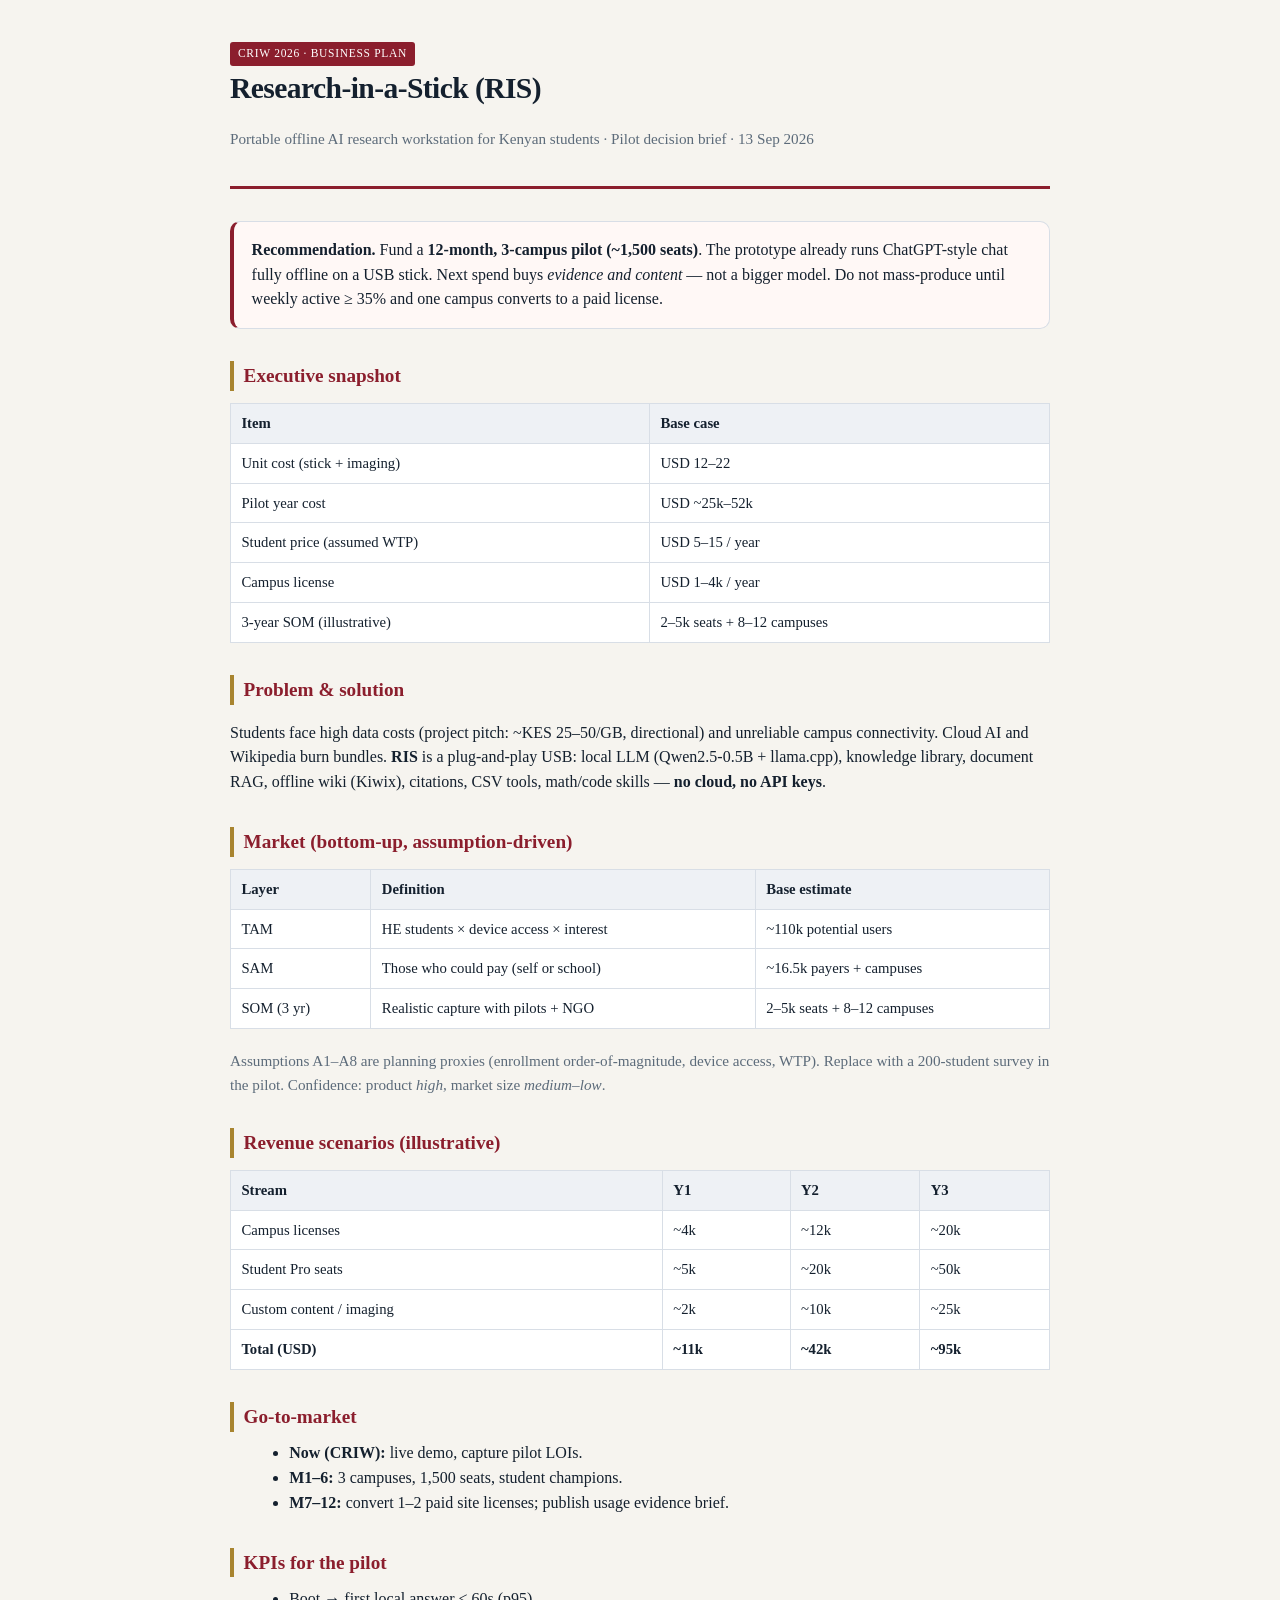
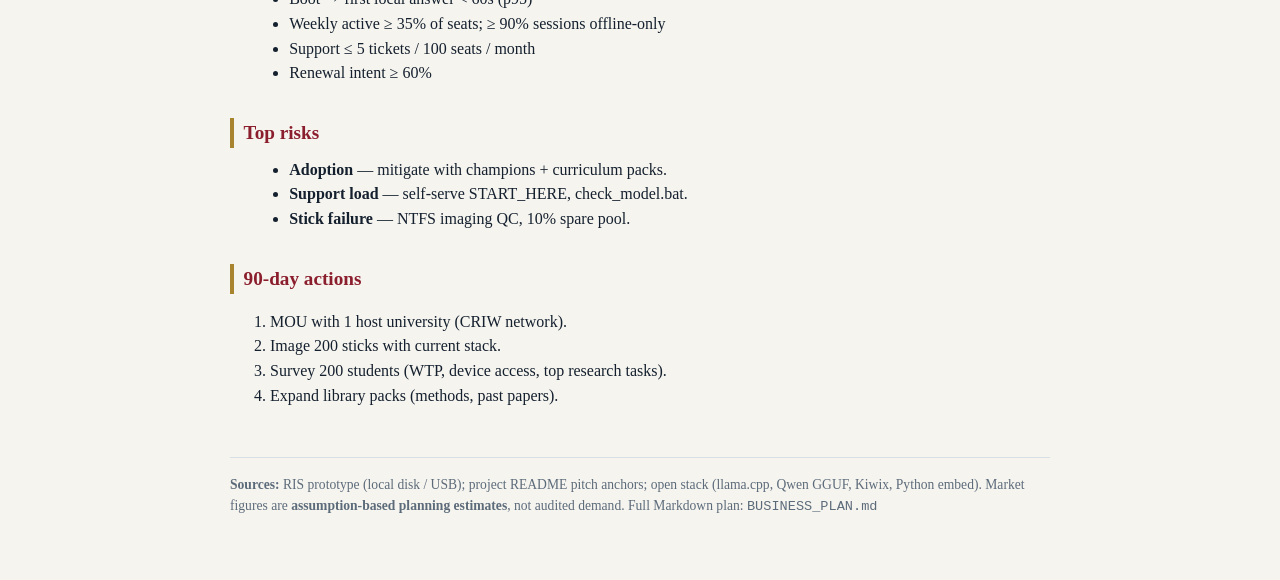
<file: BUSINESS_PLAN.html>
<!DOCTYPE html>
<html lang="en">
<head>
<meta charset="utf-8" />
<meta name="viewport" content="width=device-width, initial-scale=1" />
<title>RIS Business Plan — CRIW 2026</title>
<style>
  :root { --ink:#14202e; --muted:#5c6b7a; --line:#d8dee6; --bg:#f6f4ef; --card:#fff; --accent:#8b1e2d; --gold:#a8842f; }
  * { box-sizing:border-box; }
  body { margin:0; font-family:Georgia,"Times New Roman",serif; background:var(--bg); color:var(--ink); line-height:1.55; }
  .wrap { max-width:860px; margin:0 auto; padding:2.5rem 1.25rem 4rem; }
  header { border-bottom:3px solid var(--accent); padding-bottom:1.25rem; margin-bottom:2rem; }
  h1 { font-size:1.85rem; margin:0 0 .35rem; letter-spacing:-.02em; }
  .sub { color:var(--muted); font-size:.95rem; }
  h2 { font-size:1.2rem; margin:2rem 0 .6rem; color:var(--accent); border-left:4px solid var(--gold); padding-left:.6rem; }
  h3 { font-size:1.02rem; margin:1.2rem 0 .4rem; }
  table { width:100%; border-collapse:collapse; margin:.75rem 0 1.25rem; font-size:.92rem; background:var(--card); }
  th, td { border:1px solid var(--line); padding:.5rem .65rem; text-align:left; vertical-align:top; }
  th { background:#eef1f5; font-weight:600; }
  .card { background:var(--card); border:1px solid var(--line); border-radius:10px; padding:1rem 1.1rem; margin:1rem 0; }
  .rec { border-left:4px solid var(--accent); background:#fff8f6; }
  ul { margin:.4rem 0 .8rem 1.2rem; }
  .tag { display:inline-block; font-size:.72rem; letter-spacing:.06em; text-transform:uppercase; background:var(--accent); color:#fff; padding:.2rem .5rem; border-radius:3px; }
  footer { margin-top:3rem; font-size:.85rem; color:var(--muted); border-top:1px solid var(--line); padding-top:1rem; }
  @media print { body { background:#fff; } .wrap { padding:0; } }
</style>
</head>
<body>
<div class="wrap">
<header>
  <div class="tag">CRIW 2026 · Business plan</div>
  <h1>Research-in-a-Stick (RIS)</h1>
  <p class="sub">Portable offline AI research workstation for Kenyan students · Pilot decision brief · 13 Sep 2026</p>
</header>

<div class="card rec">
  <strong>Recommendation.</strong> Fund a <strong>12-month, 3-campus pilot (~1,500 seats)</strong>.
  The prototype already runs ChatGPT-style chat fully offline on a USB stick.
  Next spend buys <em>evidence and content</em> — not a bigger model.
  Do not mass-produce until weekly active ≥ 35% and one campus converts to a paid license.
</div>

<h2>Executive snapshot</h2>
<table>
  <tr><th>Item</th><th>Base case</th></tr>
  <tr><td>Unit cost (stick + imaging)</td><td>USD 12–22</td></tr>
  <tr><td>Pilot year cost</td><td>USD ~25k–52k</td></tr>
  <tr><td>Student price (assumed WTP)</td><td>USD 5–15 / year</td></tr>
  <tr><td>Campus license</td><td>USD 1–4k / year</td></tr>
  <tr><td>3-year SOM (illustrative)</td><td>2–5k seats + 8–12 campuses</td></tr>
</table>

<h2>Problem &amp; solution</h2>
<p>Students face high data costs (project pitch: ~KES 25–50/GB, directional) and unreliable campus connectivity. Cloud AI and Wikipedia burn bundles. <strong>RIS</strong> is a plug-and-play USB: local LLM (Qwen2.5-0.5B + llama.cpp), knowledge library, document RAG, offline wiki (Kiwix), citations, CSV tools, math/code skills — <strong>no cloud, no API keys</strong>.</p>

<h2>Market (bottom-up, assumption-driven)</h2>
<table>
  <tr><th>Layer</th><th>Definition</th><th>Base estimate</th></tr>
  <tr><td>TAM</td><td>HE students × device access × interest</td><td>~110k potential users</td></tr>
  <tr><td>SAM</td><td>Those who could pay (self or school)</td><td>~16.5k payers + campuses</td></tr>
  <tr><td>SOM (3 yr)</td><td>Realistic capture with pilots + NGO</td><td>2–5k seats + 8–12 campuses</td></tr>
</table>
<p class="sub">Assumptions A1–A8 are planning proxies (enrollment order-of-magnitude, device access, WTP). Replace with a 200-student survey in the pilot. Confidence: product <em>high</em>, market size <em>medium–low</em>.</p>

<h2>Revenue scenarios (illustrative)</h2>
<table>
  <tr><th>Stream</th><th>Y1</th><th>Y2</th><th>Y3</th></tr>
  <tr><td>Campus licenses</td><td>~4k</td><td>~12k</td><td>~20k</td></tr>
  <tr><td>Student Pro seats</td><td>~5k</td><td>~20k</td><td>~50k</td></tr>
  <tr><td>Custom content / imaging</td><td>~2k</td><td>~10k</td><td>~25k</td></tr>
  <tr><td><strong>Total (USD)</strong></td><td><strong>~11k</strong></td><td><strong>~42k</strong></td><td><strong>~95k</strong></td></tr>
</table>

<h2>Go-to-market</h2>
<ul>
  <li><strong>Now (CRIW):</strong> live demo, capture pilot LOIs.</li>
  <li><strong>M1–6:</strong> 3 campuses, 1,500 seats, student champions.</li>
  <li><strong>M7–12:</strong> convert 1–2 paid site licenses; publish usage evidence brief.</li>
</ul>

<h2>KPIs for the pilot</h2>
<ul>
  <li>Boot → first local answer &lt; 60s (p95)</li>
  <li>Weekly active ≥ 35% of seats; ≥ 90% sessions offline-only</li>
  <li>Support ≤ 5 tickets / 100 seats / month</li>
  <li>Renewal intent ≥ 60%</li>
</ul>

<h2>Top risks</h2>
<ul>
  <li><strong>Adoption</strong> — mitigate with champions + curriculum packs.</li>
  <li><strong>Support load</strong> — self-serve START_HERE, check_model.bat.</li>
  <li><strong>Stick failure</strong> — NTFS imaging QC, 10% spare pool.</li>
</ul>

<h2>90-day actions</h2>
<ol>
  <li>MOU with 1 host university (CRIW network).</li>
  <li>Image 200 sticks with current stack.</li>
  <li>Survey 200 students (WTP, device access, top research tasks).</li>
  <li>Expand library packs (methods, past papers).</li>
</ol>

<footer>
  <strong>Sources:</strong> RIS prototype (local disk / USB); project README pitch anchors; open stack (llama.cpp, Qwen GGUF, Kiwix, Python embed).
  Market figures are <strong>assumption-based planning estimates</strong>, not audited demand.
  Full Markdown plan: <code>BUSINESS_PLAN.md</code>
</footer>
</div>
</body>
</html>
</file>
